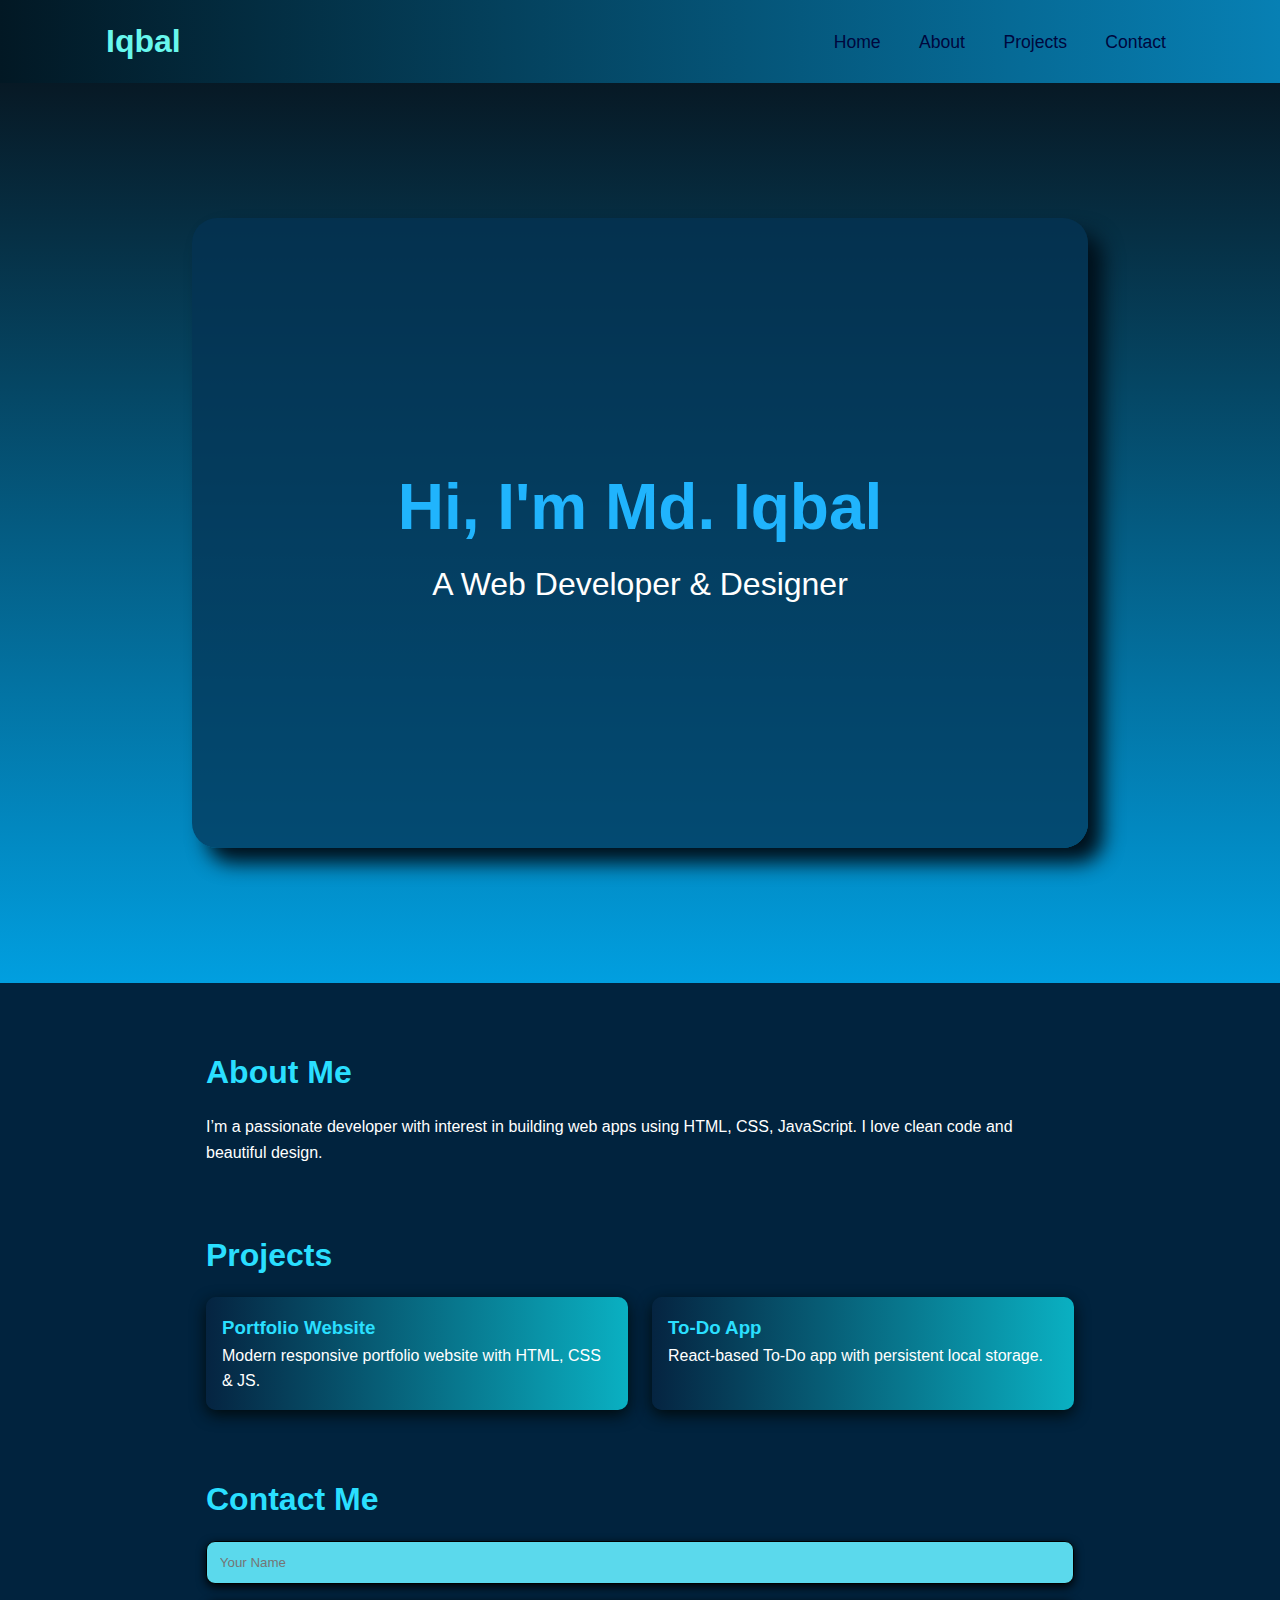
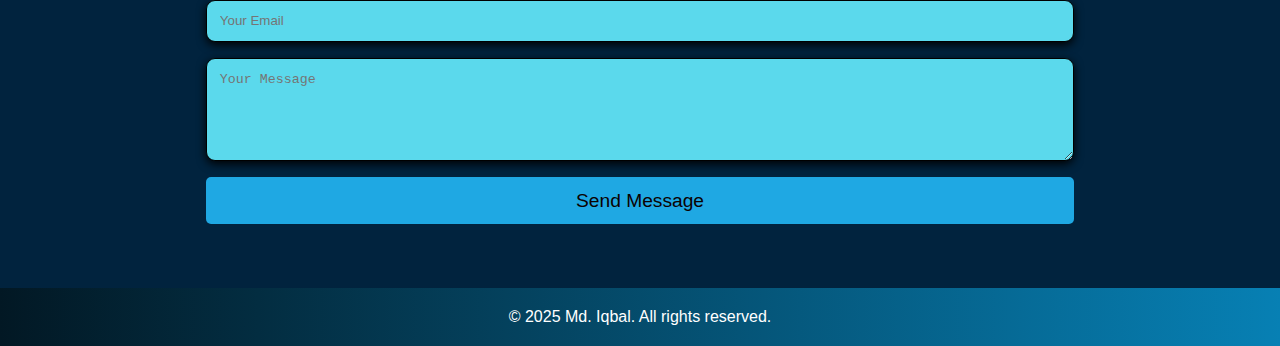
<file: index.html>
<!DOCTYPE html>
<html lang="en">
<head>
  <meta charset="UTF-8" />
  <meta name="viewport" content="width=device-width, initial-scale=1.0"/>
  <title>Md. Iqbal | Portfolio</title>
  <link rel="stylesheet" href="style.css"/>
</head>
<body>
  <header>
    <nav>
      <div class="logo">Iqbal</div>
      <ul class="nav-links">
        <li><a href="#home">Home</a></li>
        <li><a href="#about">About</a></li>
        <li><a href="#projects">Projects</a></li>
        <li><a href="#contact">Contact</a></li>
      </ul>
    </nav>
  </header>

  <section id="home" class="hero">
    <div class="shaded-box">
        <div class="content">
      <h1>Hi, I'm Md. Iqbal</h1>
      <p>A Web Developer & Designer</p>
    </div>
    </div>
  </section>

  <section id="about">
    <h2>About Me</h2>
    <p>I’m a passionate developer with interest in building web apps using HTML, CSS, JavaScript. I love clean code and beautiful design.</p>
  </section>

  <section id="projects">
    <h2>Projects</h2>
    <div class="projects-grid">
      <div class="project-card">
        <h3>Portfolio Website</h3>
        <p>Modern responsive portfolio website with HTML, CSS & JS.</p>
      </div>
      <div class="project-card">
        <h3>To-Do App</h3>
        <p>React-based To-Do app with persistent local storage.</p>
      </div>
    </div>
  </section>

  <section id="contact">
    <h2>Contact Me</h2>
    <form>
      <input type="text" placeholder="Your Name" required/>
      <input type="email" placeholder="Your Email" required/>
      <textarea placeholder="Your Message" rows="5" required></textarea>
      <button type="submit">Send Message</button>
    </form>
  </section>

  <footer>
    <p>&copy; 2025 Md. Iqbal. All rights reserved.</p>
  </footer>

  <!-- <script src="script.js"></script> -->
</body>
</html>
</file>
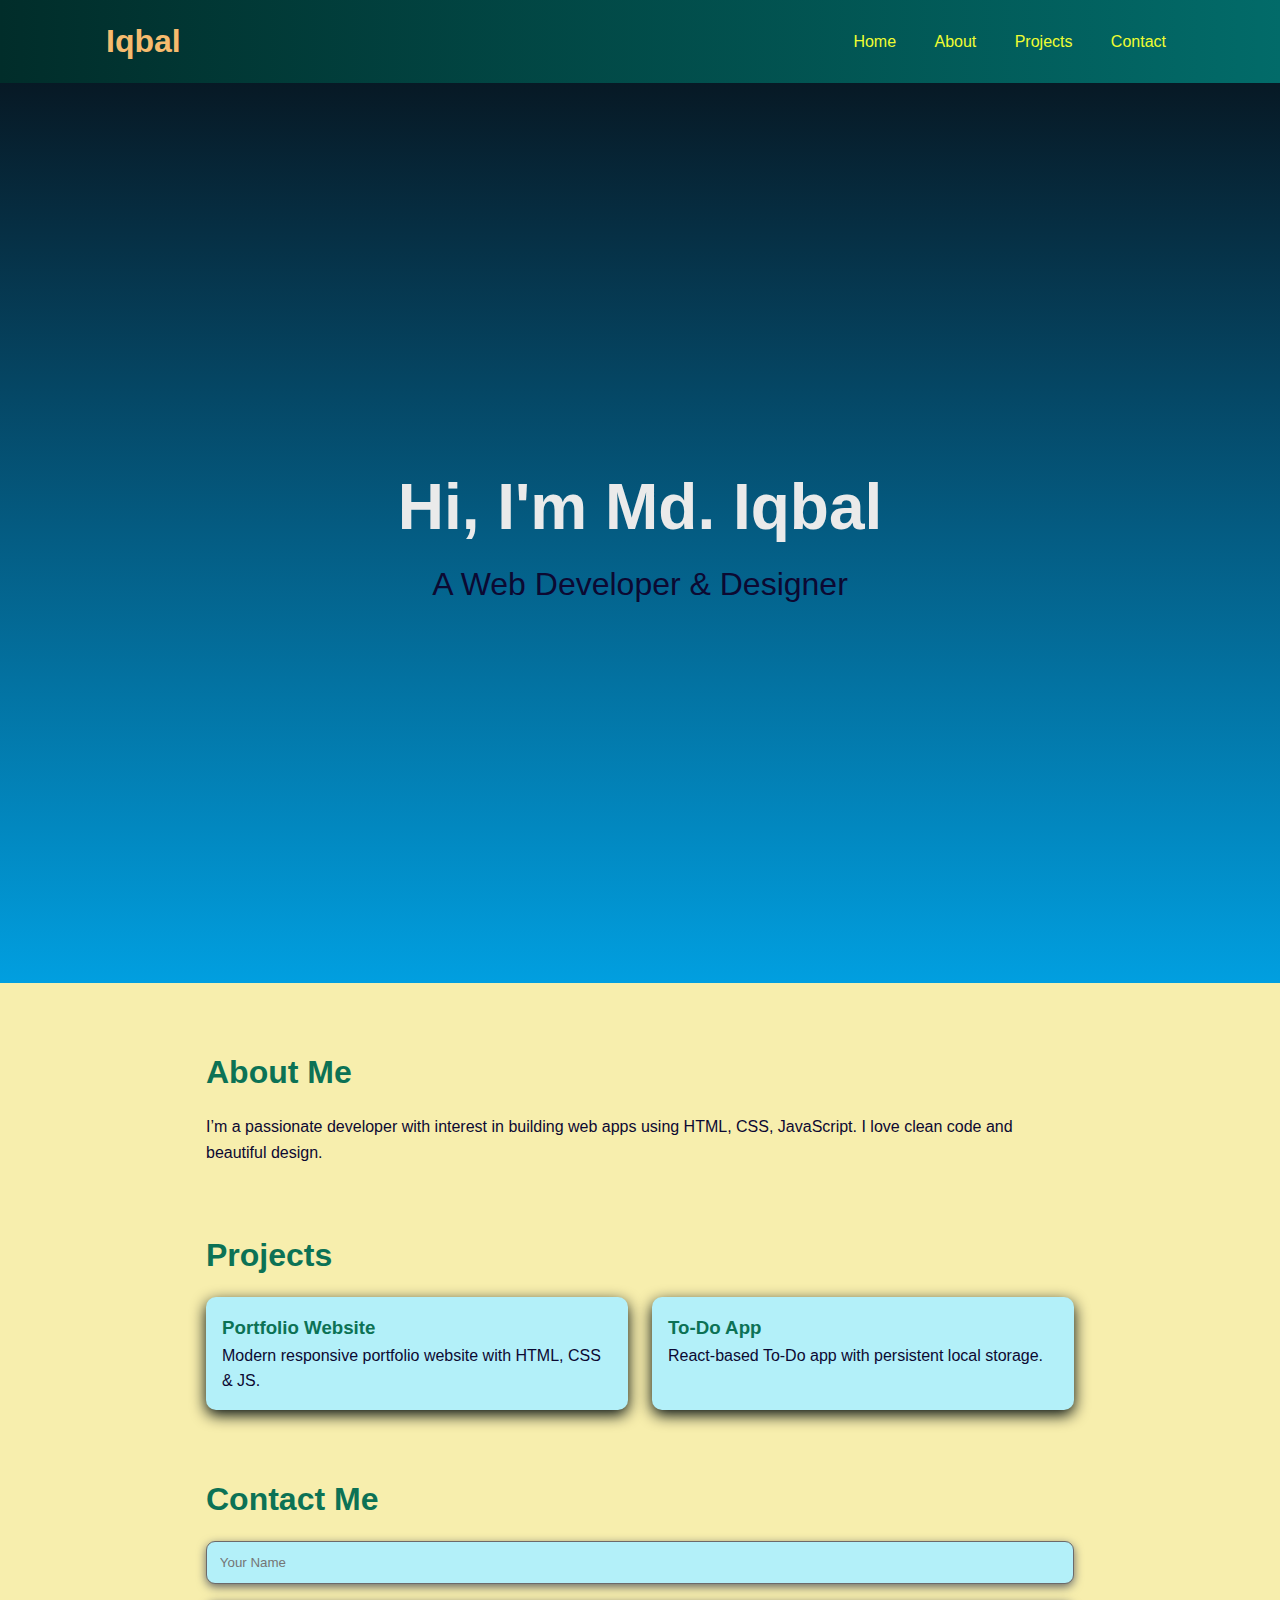
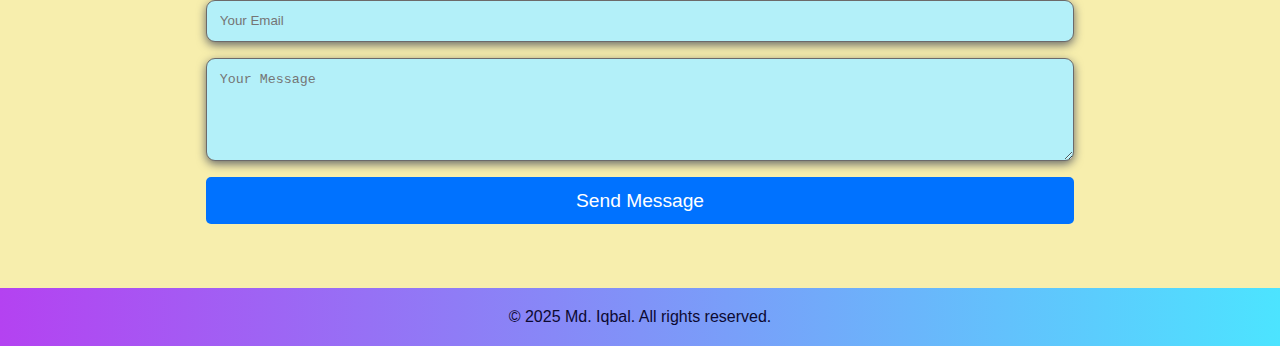
<file: Project-1/index.html>
<!DOCTYPE html>
<html lang="en">
<head>
  <meta charset="UTF-8" />
  <meta name="viewport" content="width=device-width, initial-scale=1.0"/>
  <title>Md. Iqbal | Portfolio</title>
  <link rel="stylesheet" href="style.css"/>
</head>
<body>
  <header>
    <nav>
      <div class="logo">Iqbal</div>
      <ul class="nav-links">
        <li><a href="#home">Home</a></li>
        <li><a href="#about">About</a></li>
        <li><a href="#projects">Projects</a></li>
        <li><a href="#contact">Contact</a></li>
      </ul>
    </nav>
  </header>

  <section id="home" class="hero">
    <div class="shaded-box">
        <div class="content">
      <h1>Hi, I'm Md. Iqbal</h1>
      <p>A Web Developer & Designer</p>
    </div>
    </div>
  </section>

  <section id="about">
    <h2>About Me</h2>
    <p>I’m a passionate developer with interest in building web apps using HTML, CSS, JavaScript. I love clean code and beautiful design.</p>
  </section>

  <section id="projects">
    <h2>Projects</h2>
    <div class="projects-grid">
      <div class="project-card">
        <h3>Portfolio Website</h3>
        <p>Modern responsive portfolio website with HTML, CSS & JS.</p>
      </div>
      <div class="project-card">
        <h3>To-Do App</h3>
        <p>React-based To-Do app with persistent local storage.</p>
      </div>
    </div>
  </section>

  <section id="contact">
    <h2>Contact Me</h2>
    <form>
      <input type="text" placeholder="Your Name" required/>
      <input type="email" placeholder="Your Email" required/>
      <textarea placeholder="Your Message" rows="5" required></textarea>
      <button type="submit">Send Message</button>
    </form>
  </section>

  <footer>
    <p>&copy; 2025 Md. Iqbal. All rights reserved.</p>
  </footer>

  <script src="script.js"></script>
</body>
</html>
</file>
<file: style.css>
* {
  margin: 0;
  padding: 0;
  box-sizing: border-box;
}

body {
  font-family: 'Segoe UI', sans-serif;
  line-height: 1.6;
  background-color: #01233e;
  color: #333;
}

header {
  background: linear-gradient(to right , rgb(2, 24, 36), rgb(7, 128, 180));
  color: #fff;
  padding: 1rem 0;
  position: sticky;
  top: 0;
  z-index: 1000;
}

nav {
  max-width: 1100px;
  margin: auto;
  display: flex;
  justify-content: space-between;
  align-items: center;
  padding: 0 1rem;
}

.logo {
  font-size: 2rem;
  font-weight: bold;
  color: rgb(104, 247, 237);
  
}

.nav-links {
  list-style: none;
  display: flex;
  gap: 1.4rem;
}

.nav-links a {
  color: rgb(0, 7, 61);
  font-size: 1.1rem;
  text-decoration: none;
  transition: 0.3s;
  margin: 8px;
}

.nav-links a:hover {
  color: #78e4f2;
  font-size: 1.1rem;
}

.hero {
  height: 100vh;
  display: flex;
  align-items: center;
  justify-content: center;
  background: linear-gradient(to bottom, #071925, #019fe0);
  color: rgb(14, 91, 47);
  mix-blend-mode: transparent;
  text-align: center;
  font-size: 2rem;
}

.shaded-box{
  height: 70vh;
  width: 70vw;
  display: flex;
  align-items: center;
  justify-content: center;
  background-color: #043354ba;
  border-radius: 25px;
  box-shadow:15px 15px 20px #01101b;
}

h1{
    color:#20b4fd;
}

#about, #projects, #contact {
  max-width: 900px;
  margin: 4rem auto;
  padding: 0 1rem;
  color: #2adfff;
}

p{
    color: #ffffff;
}

h2 {
  font-size: 2rem;
  margin-bottom: 1rem;
}

.projects-grid {
  display: grid;
  grid-template-columns: repeat(auto-fit, minmax(250px, 1fr));
  gap: 1.5rem;
}

.project-card {
  background: linear-gradient(to right , rgb(5, 36, 65), rgb(10, 176, 194));
  padding: 1rem;
  border-radius: 10px;
  box-shadow: 0 5px 15px rgb(1, 11, 13);
}

form {
  display: flex;
  flex-direction: column;
  gap: 1rem;
}

input, textarea {
  padding: 0.8rem;
  background: rgb(91, 217, 236);
  box-shadow: 0 3px 10px rgb(0, 0, 0);
  border: 1px solid #000000;
  border-radius: 9px;
}

button {
  padding: 0.8rem;
  border: none;
  background: rgb(31, 168, 227);
  color: rgb(11, 2, 2);
  font-size: 1.2rem;
  border-radius: 5px;
  box-shadow: #01101b;
  cursor: pointer;
  transition: 0.3s;
}

button:hover {
  background-color: #aed7e6;
}

footer {
  text-align: center;
  padding: 1rem;
  background: linear-gradient(to right , rgb(2, 24, 36) , rgb(7, 128, 180));
  color: #35c4f3;
  margin-top: 2rem;
}
</file>
<file: Project-1/style.css>
* {
  margin: 0;
  padding: 0;
  box-sizing: border-box;
}

body {
  font-family: 'Segoe UI', sans-serif;
  line-height: 1.6;
  background-color: #f7eead;
  color: #333;
}

header {
  background: linear-gradient(to right , rgb(1, 45, 42), rgb(2, 107, 105));
  color: #fff;
  padding: 1rem 0;
  position: sticky;
  top: 0;
  z-index: 1000;
}

nav {
  max-width: 1100px;
  margin: auto;
  display: flex;
  justify-content: space-between;
  align-items: center;
  padding: 0 1rem;
}

.logo {
  font-size: 2rem;
  font-weight: bold;
  color: rgb(246, 187, 110);
  
}

.nav-links {
  list-style: none;
  display: flex;
  gap: 1.4rem;
}

.nav-links a {
  color: rgb(240, 253, 49);
  text-decoration: none;
  transition: 0.3s;
  margin: 8px;
}

.nav-links a:hover {
  color: #78e4f2;
  font-size: 1.1rem;
}

.hero {
  height: 100vh;
  display: flex;
  align-items: center;
  justify-content: center;
  background: linear-gradient(to bottom, #071925, #019fe0);
  color: rgb(14, 91, 47);
  mix-blend-mode: transparent;
  text-align: center;
  font-size: 2rem;
}

h1{
    color:#eaeaea;
}

#about, #projects, #contact {
  max-width: 900px;
  margin: 4rem auto;
  padding: 0 1rem;
  color: #0c7255;
}

p{
    color: #0c0932;
}

h2 {
  font-size: 2rem;
  margin-bottom: 1rem;
}

.projects-grid {
  display: grid;
  grid-template-columns: repeat(auto-fit, minmax(250px, 1fr));
  gap: 1.5rem;
}

.project-card {
  background: rgb(179, 240, 249);
  padding: 1rem;
  border-radius: 10px;
  box-shadow: 0 5px 15px rgb(1, 11, 13);
}

form {
  display: flex;
  flex-direction: column;
  gap: 1rem;
}

input, textarea {
  padding: 0.8rem;
  background: rgb(179, 240, 249);
  box-shadow: 0 3px 10px rgb(102, 104, 104);
  border: 1px solid #6c6a6a;
  border-radius: 9px;
}

button {
  padding: 0.8rem;
  border: none;
  background-color: #0072ff;
  color: white;
  font-size: 1.2rem;
  border-radius: 5px;
  cursor: pointer;
  transition: 0.3s;
}

button:hover {
  background-color: #005ecb;
}

footer {
  text-align: center;
  padding: 1rem;
  background: linear-gradient(to right, #b442f1, #4ce4ff);
  color: rgb(14, 91, 47);
  color: white;
  margin-top: 2rem;
}
</file>
